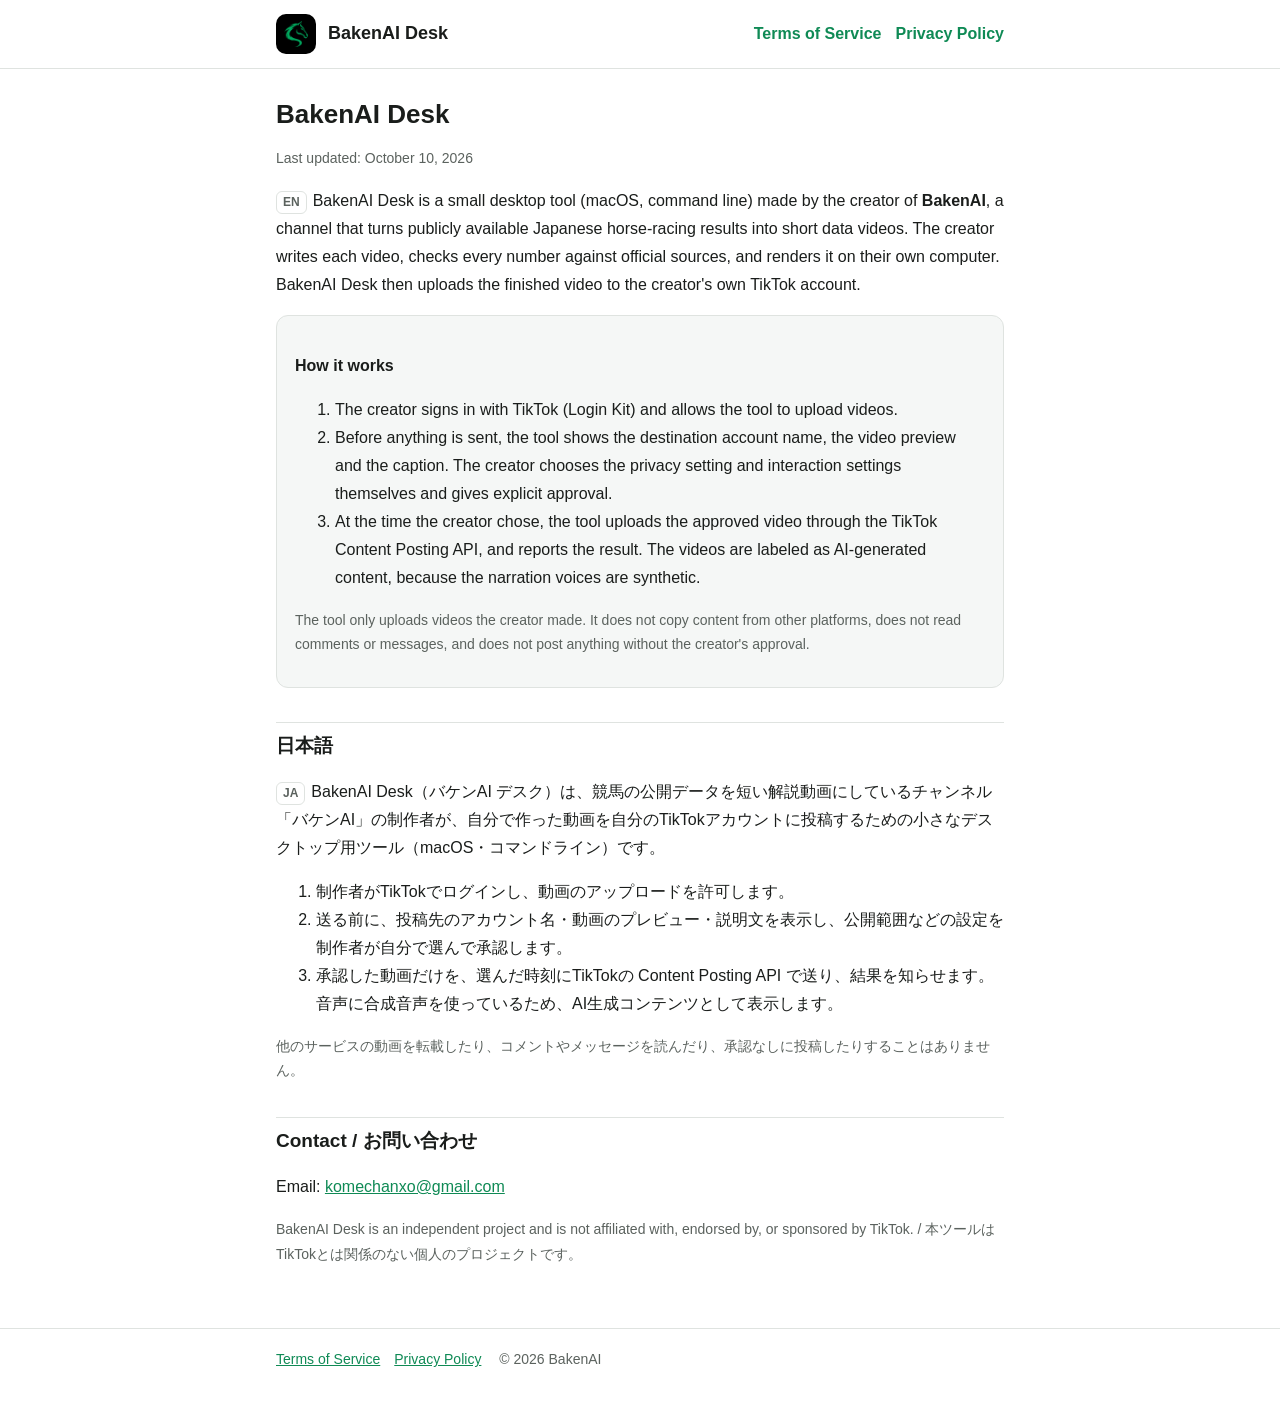
<file: index.html>
<!doctype html>
<html lang="en">
<head>
<meta charset="utf-8">
<meta name="viewport" content="width=device-width, initial-scale=1">
<title>BakenAI Desk</title>
<meta name="description" content="BakenAI Desk is a small desktop tool that publishes BakenAI's own original horse-racing data videos.">
<link rel="icon" href="icon-180.png">
<link rel="stylesheet" href="style.css">
</head>
<body>
<header><div class="wrap top">
  <img src="icon-180.png" alt="BakenAI Desk icon">
  <span class="name">BakenAI Desk</span>
  <nav><a href="terms.html">Terms of Service</a><a href="privacy.html">Privacy Policy</a></nav>
</div></header>
<main class="wrap">
  <h1>BakenAI Desk</h1>
  <p class="muted">Last updated: October 10, 2026</p>

  <p><span class="lang">EN</span>BakenAI Desk is a small desktop tool (macOS, command line) made by the creator of <strong>BakenAI</strong>, a channel that turns publicly available Japanese horse-racing results into short data videos. The creator writes each video, checks every number against official sources, and renders it on their own computer. BakenAI Desk then uploads the finished video to the creator's own TikTok account.</p>

  <div class="card">
    <h3>How it works</h3>
    <ol>
      <li>The creator signs in with TikTok (Login Kit) and allows the tool to upload videos.</li>
      <li>Before anything is sent, the tool shows the destination account name, the video preview and the caption. The creator chooses the privacy setting and interaction settings themselves and gives explicit approval.</li>
      <li>At the time the creator chose, the tool uploads the approved video through the TikTok Content Posting API, and reports the result. The videos are labeled as AI-generated content, because the narration voices are synthetic.</li>
    </ol>
    <p class="muted">The tool only uploads videos the creator made. It does not copy content from other platforms, does not read comments or messages, and does not post anything without the creator's approval.</p>
  </div>

  <h2>日本語</h2>
  <p><span class="lang">JA</span>BakenAI Desk（バケンAI デスク）は、競馬の公開データを短い解説動画にしているチャンネル「バケンAI」の制作者が、自分で作った動画を自分のTikTokアカウントに投稿するための小さなデスクトップ用ツール（macOS・コマンドライン）です。</p>
  <ol>
    <li>制作者がTikTokでログインし、動画のアップロードを許可します。</li>
    <li>送る前に、投稿先のアカウント名・動画のプレビュー・説明文を表示し、公開範囲などの設定を制作者が自分で選んで承認します。</li>
    <li>承認した動画だけを、選んだ時刻にTikTokの Content Posting API で送り、結果を知らせます。音声に合成音声を使っているため、AI生成コンテンツとして表示します。</li>
  </ol>
  <p class="muted">他のサービスの動画を転載したり、コメントやメッセージを読んだり、承認なしに投稿したりすることはありません。</p>

  <h2>Contact / お問い合わせ</h2>
  <p>Email: <a href="mailto:komechanxo@gmail.com">komechanxo@gmail.com</a></p>
  <p class="muted">BakenAI Desk is an independent project and is not affiliated with, endorsed by, or sponsored by TikTok. / 本ツールはTikTokとは関係のない個人のプロジェクトです。</p>
</main>
<footer><div class="wrap">
  <a href="terms.html">Terms of Service</a><a href="privacy.html">Privacy Policy</a>
  <span>© 2026 BakenAI</span>
</div></footer>
</body>
</html>
</file>
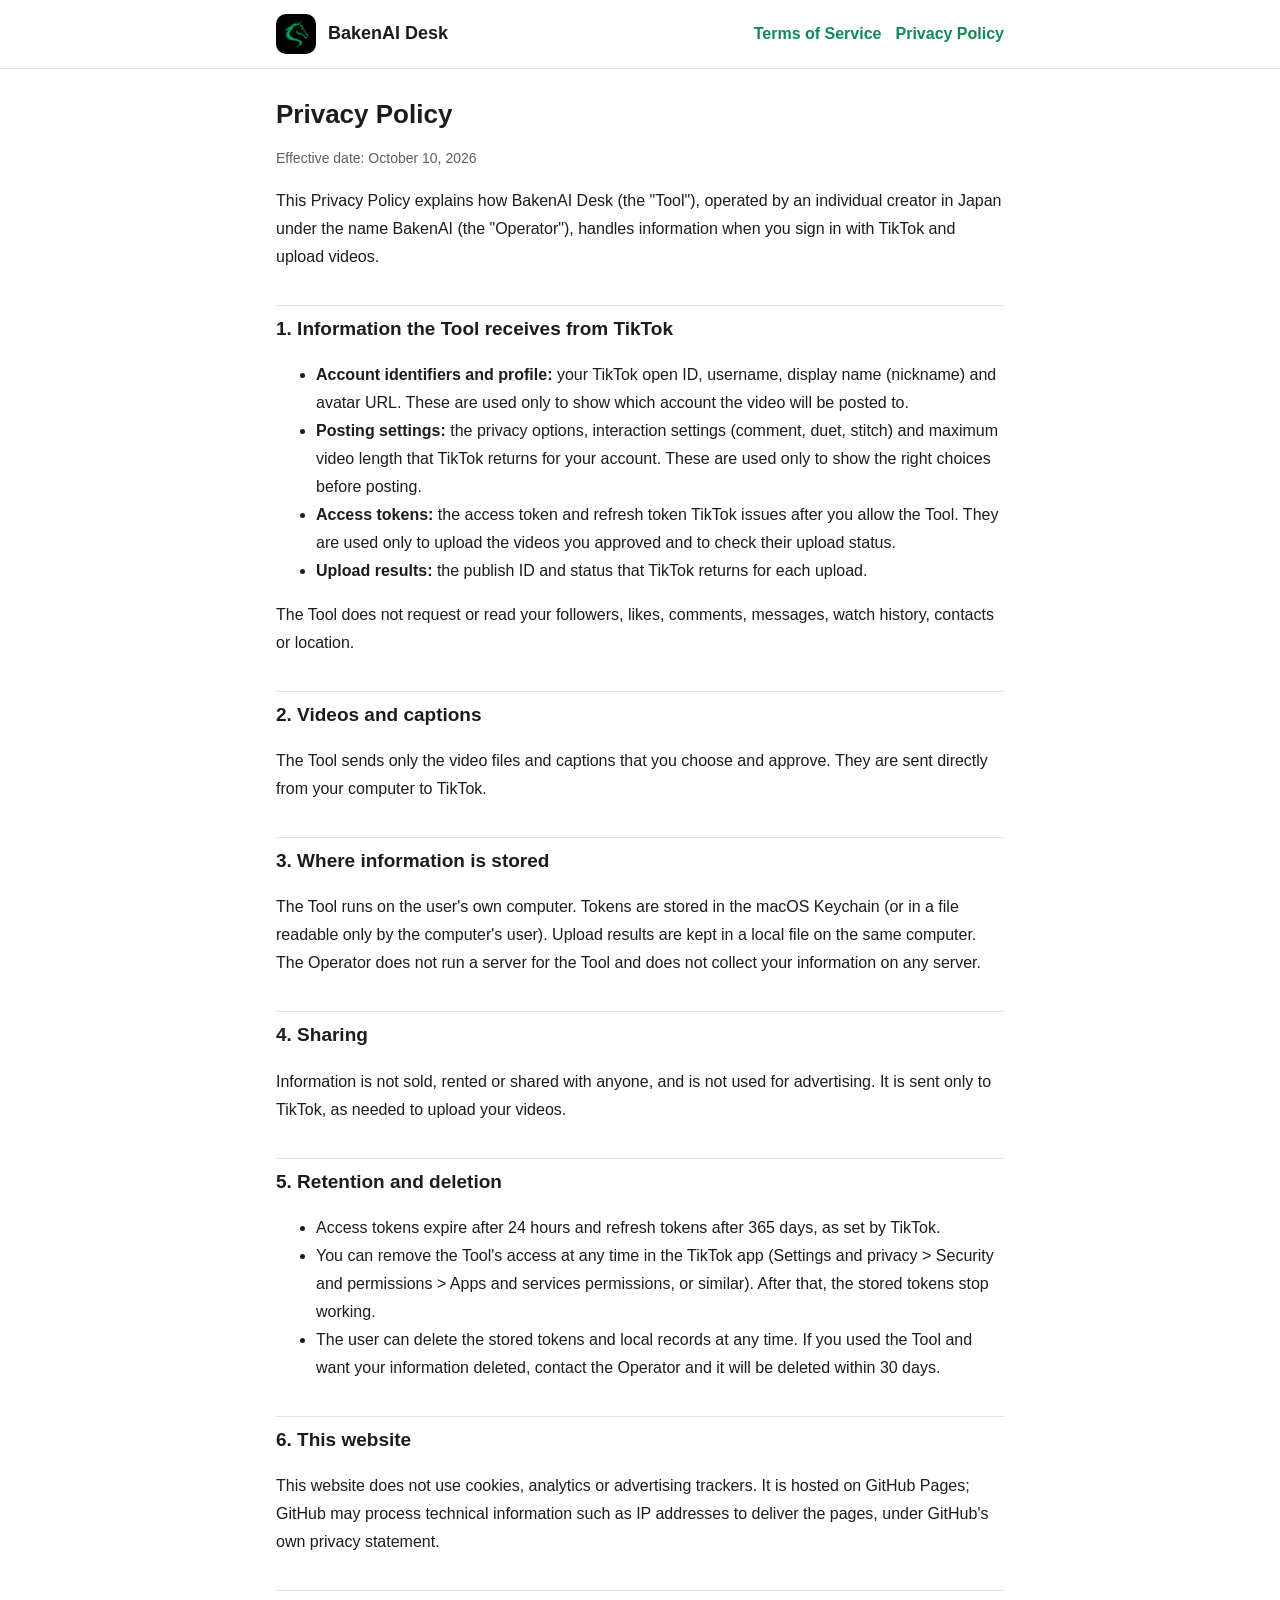
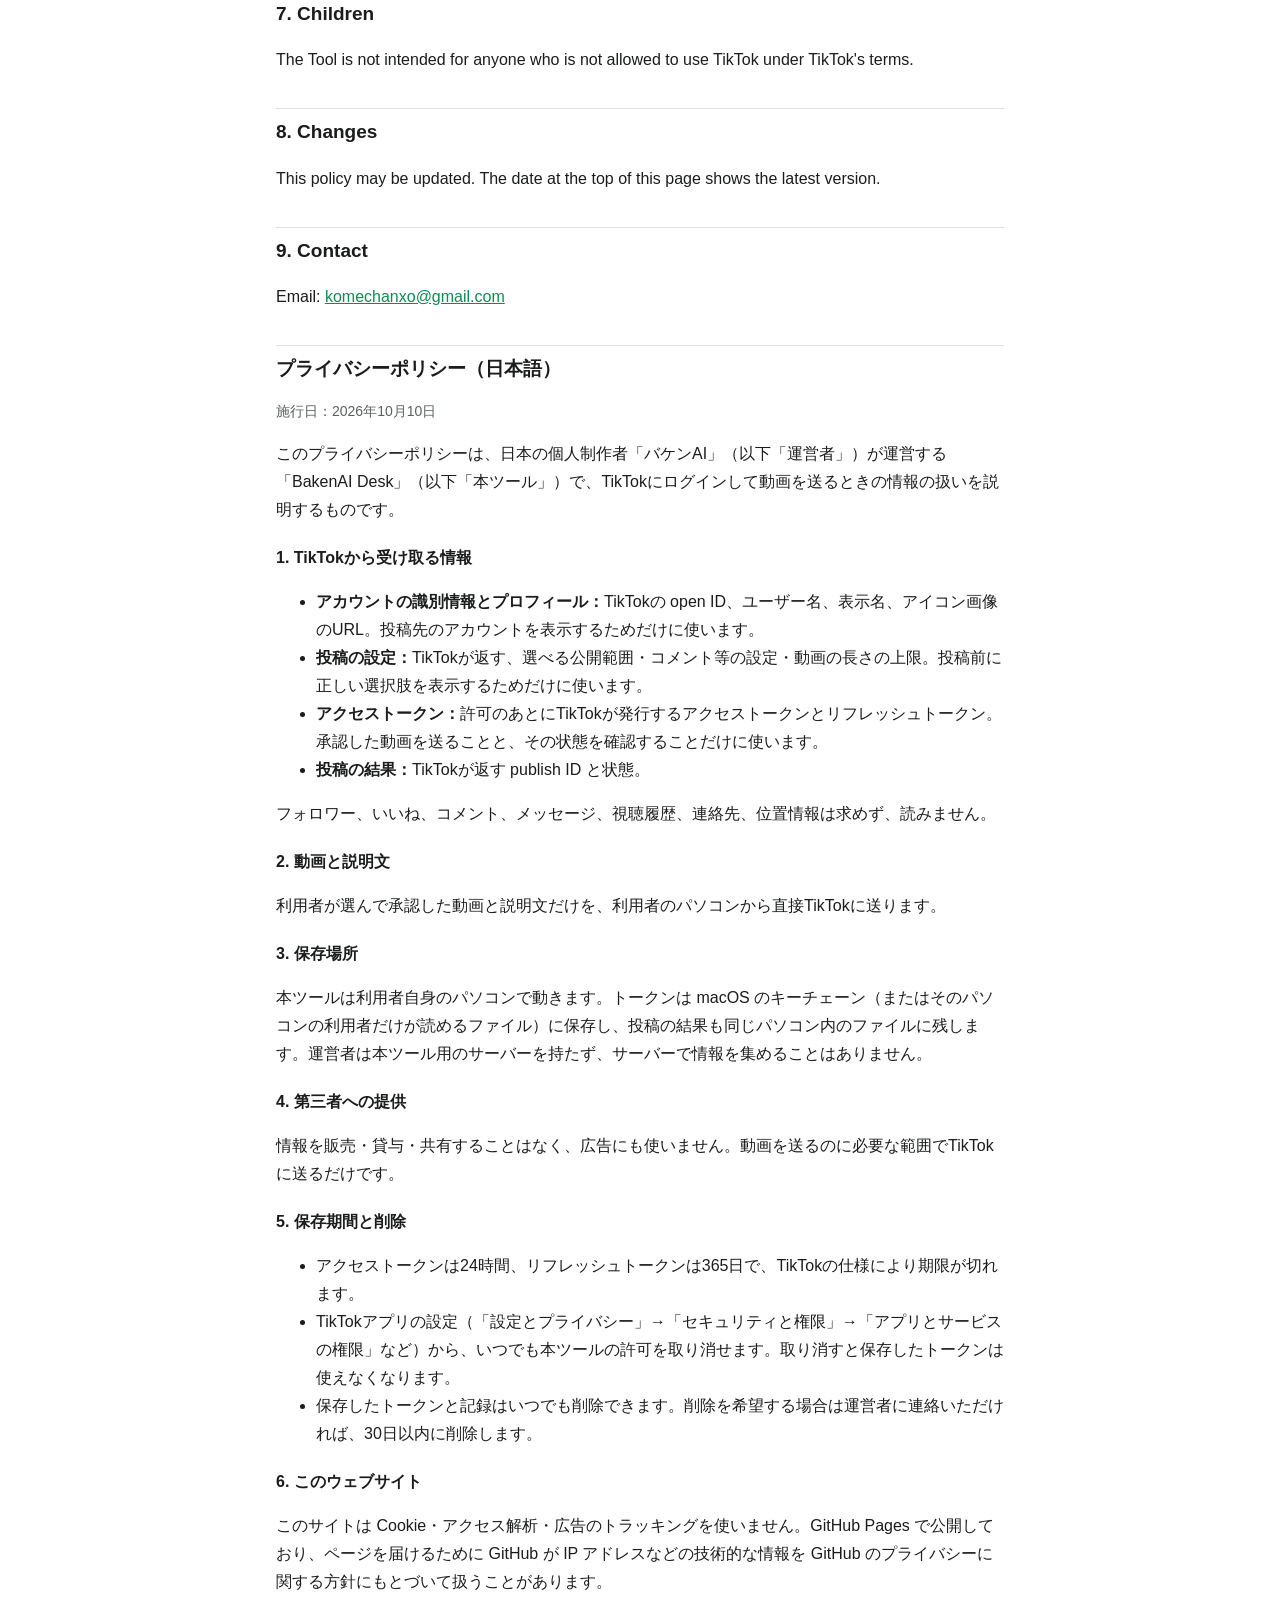
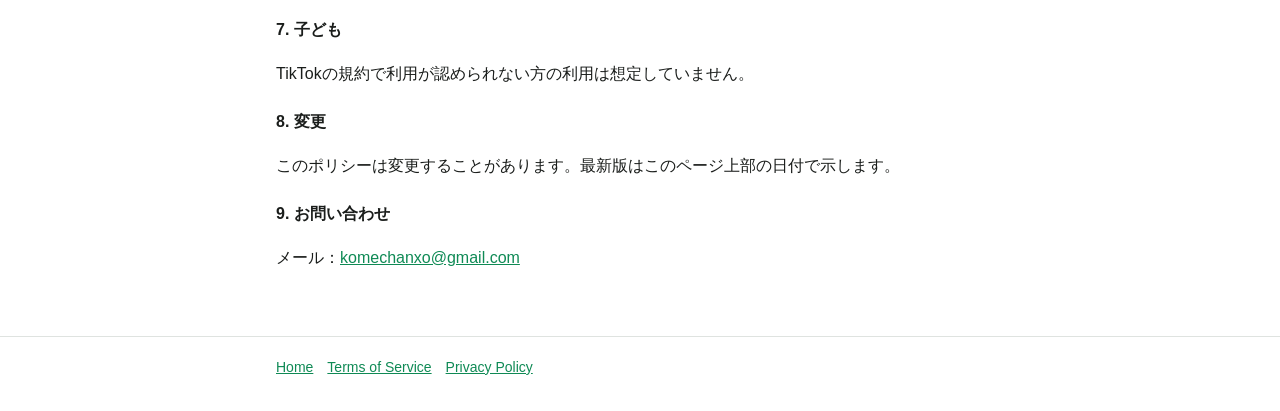
<file: privacy.html>
<!doctype html>
<html lang="en">
<head>
<meta charset="utf-8">
<meta name="viewport" content="width=device-width, initial-scale=1">
<title>BakenAI Desk Privacy</title>
<meta name="description" content="Privacy Policy for BakenAI Desk.">
<link rel="icon" href="icon-180.png">
<link rel="stylesheet" href="style.css">
</head>
<body>
<header><div class="wrap top">
  <img src="icon-180.png" alt="BakenAI Desk icon">
  <a class="name" href="index.html" style="color:inherit;text-decoration:none">BakenAI Desk</a>
  <nav><a href="terms.html">Terms of Service</a><a href="privacy.html">Privacy Policy</a></nav>
</div></header>
<main class="wrap">
  <h1>Privacy Policy</h1>
  <p class="muted">Effective date: October 10, 2026</p>

  <p>This Privacy Policy explains how BakenAI Desk (the "Tool"), operated by an individual creator in Japan under the name BakenAI (the "Operator"), handles information when you sign in with TikTok and upload videos.</p>

  <h2>1. Information the Tool receives from TikTok</h2>
  <ul>
    <li><strong>Account identifiers and profile:</strong> your TikTok open ID, username, display name (nickname) and avatar URL. These are used only to show which account the video will be posted to.</li>
    <li><strong>Posting settings:</strong> the privacy options, interaction settings (comment, duet, stitch) and maximum video length that TikTok returns for your account. These are used only to show the right choices before posting.</li>
    <li><strong>Access tokens:</strong> the access token and refresh token TikTok issues after you allow the Tool. They are used only to upload the videos you approved and to check their upload status.</li>
    <li><strong>Upload results:</strong> the publish ID and status that TikTok returns for each upload.</li>
  </ul>
  <p>The Tool does not request or read your followers, likes, comments, messages, watch history, contacts or location.</p>

  <h2>2. Videos and captions</h2>
  <p>The Tool sends only the video files and captions that you choose and approve. They are sent directly from your computer to TikTok.</p>

  <h2>3. Where information is stored</h2>
  <p>The Tool runs on the user's own computer. Tokens are stored in the macOS Keychain (or in a file readable only by the computer's user). Upload results are kept in a local file on the same computer. The Operator does not run a server for the Tool and does not collect your information on any server.</p>

  <h2>4. Sharing</h2>
  <p>Information is not sold, rented or shared with anyone, and is not used for advertising. It is sent only to TikTok, as needed to upload your videos.</p>

  <h2>5. Retention and deletion</h2>
  <ul>
    <li>Access tokens expire after 24 hours and refresh tokens after 365 days, as set by TikTok.</li>
    <li>You can remove the Tool's access at any time in the TikTok app (Settings and privacy &gt; Security and permissions &gt; Apps and services permissions, or similar). After that, the stored tokens stop working.</li>
    <li>The user can delete the stored tokens and local records at any time. If you used the Tool and want your information deleted, contact the Operator and it will be deleted within 30 days.</li>
  </ul>

  <h2>6. This website</h2>
  <p>This website does not use cookies, analytics or advertising trackers. It is hosted on GitHub Pages; GitHub may process technical information such as IP addresses to deliver the pages, under GitHub's own privacy statement.</p>

  <h2>7. Children</h2>
  <p>The Tool is not intended for anyone who is not allowed to use TikTok under TikTok's terms.</p>

  <h2>8. Changes</h2>
  <p>This policy may be updated. The date at the top of this page shows the latest version.</p>

  <h2>9. Contact</h2>
  <p>Email: <a href="mailto:komechanxo@gmail.com">komechanxo@gmail.com</a></p>

  <h2 lang="ja">プライバシーポリシー（日本語）</h2>
  <div lang="ja">
  <p class="muted">施行日：2026年10月10日</p>
  <p>このプライバシーポリシーは、日本の個人制作者「バケンAI」（以下「運営者」）が運営する「BakenAI Desk」（以下「本ツール」）で、TikTokにログインして動画を送るときの情報の扱いを説明するものです。</p>
  <h3>1. TikTokから受け取る情報</h3>
  <ul>
    <li><strong>アカウントの識別情報とプロフィール：</strong>TikTokの open ID、ユーザー名、表示名、アイコン画像のURL。投稿先のアカウントを表示するためだけに使います。</li>
    <li><strong>投稿の設定：</strong>TikTokが返す、選べる公開範囲・コメント等の設定・動画の長さの上限。投稿前に正しい選択肢を表示するためだけに使います。</li>
    <li><strong>アクセストークン：</strong>許可のあとにTikTokが発行するアクセストークンとリフレッシュトークン。承認した動画を送ることと、その状態を確認することだけに使います。</li>
    <li><strong>投稿の結果：</strong>TikTokが返す publish ID と状態。</li>
  </ul>
  <p>フォロワー、いいね、コメント、メッセージ、視聴履歴、連絡先、位置情報は求めず、読みません。</p>
  <h3>2. 動画と説明文</h3>
  <p>利用者が選んで承認した動画と説明文だけを、利用者のパソコンから直接TikTokに送ります。</p>
  <h3>3. 保存場所</h3>
  <p>本ツールは利用者自身のパソコンで動きます。トークンは macOS のキーチェーン（またはそのパソコンの利用者だけが読めるファイル）に保存し、投稿の結果も同じパソコン内のファイルに残します。運営者は本ツール用のサーバーを持たず、サーバーで情報を集めることはありません。</p>
  <h3>4. 第三者への提供</h3>
  <p>情報を販売・貸与・共有することはなく、広告にも使いません。動画を送るのに必要な範囲でTikTokに送るだけです。</p>
  <h3>5. 保存期間と削除</h3>
  <ul>
    <li>アクセストークンは24時間、リフレッシュトークンは365日で、TikTokの仕様により期限が切れます。</li>
    <li>TikTokアプリの設定（「設定とプライバシー」→「セキュリティと権限」→「アプリとサービスの権限」など）から、いつでも本ツールの許可を取り消せます。取り消すと保存したトークンは使えなくなります。</li>
    <li>保存したトークンと記録はいつでも削除できます。削除を希望する場合は運営者に連絡いただければ、30日以内に削除します。</li>
  </ul>
  <h3>6. このウェブサイト</h3>
  <p>このサイトは Cookie・アクセス解析・広告のトラッキングを使いません。GitHub Pages で公開しており、ページを届けるために GitHub が IP アドレスなどの技術的な情報を GitHub のプライバシーに関する方針にもとづいて扱うことがあります。</p>
  <h3>7. 子ども</h3>
  <p>TikTokの規約で利用が認められない方の利用は想定していません。</p>
  <h3>8. 変更</h3>
  <p>このポリシーは変更することがあります。最新版はこのページ上部の日付で示します。</p>
  <h3>9. お問い合わせ</h3>
  <p>メール：<a href="mailto:komechanxo@gmail.com">komechanxo@gmail.com</a></p>
  </div>
</main>
<footer><div class="wrap">
  <a href="index.html">Home</a><a href="terms.html">Terms of Service</a><a href="privacy.html">Privacy Policy</a>
</div></footer>
</body>
</html>
</file>
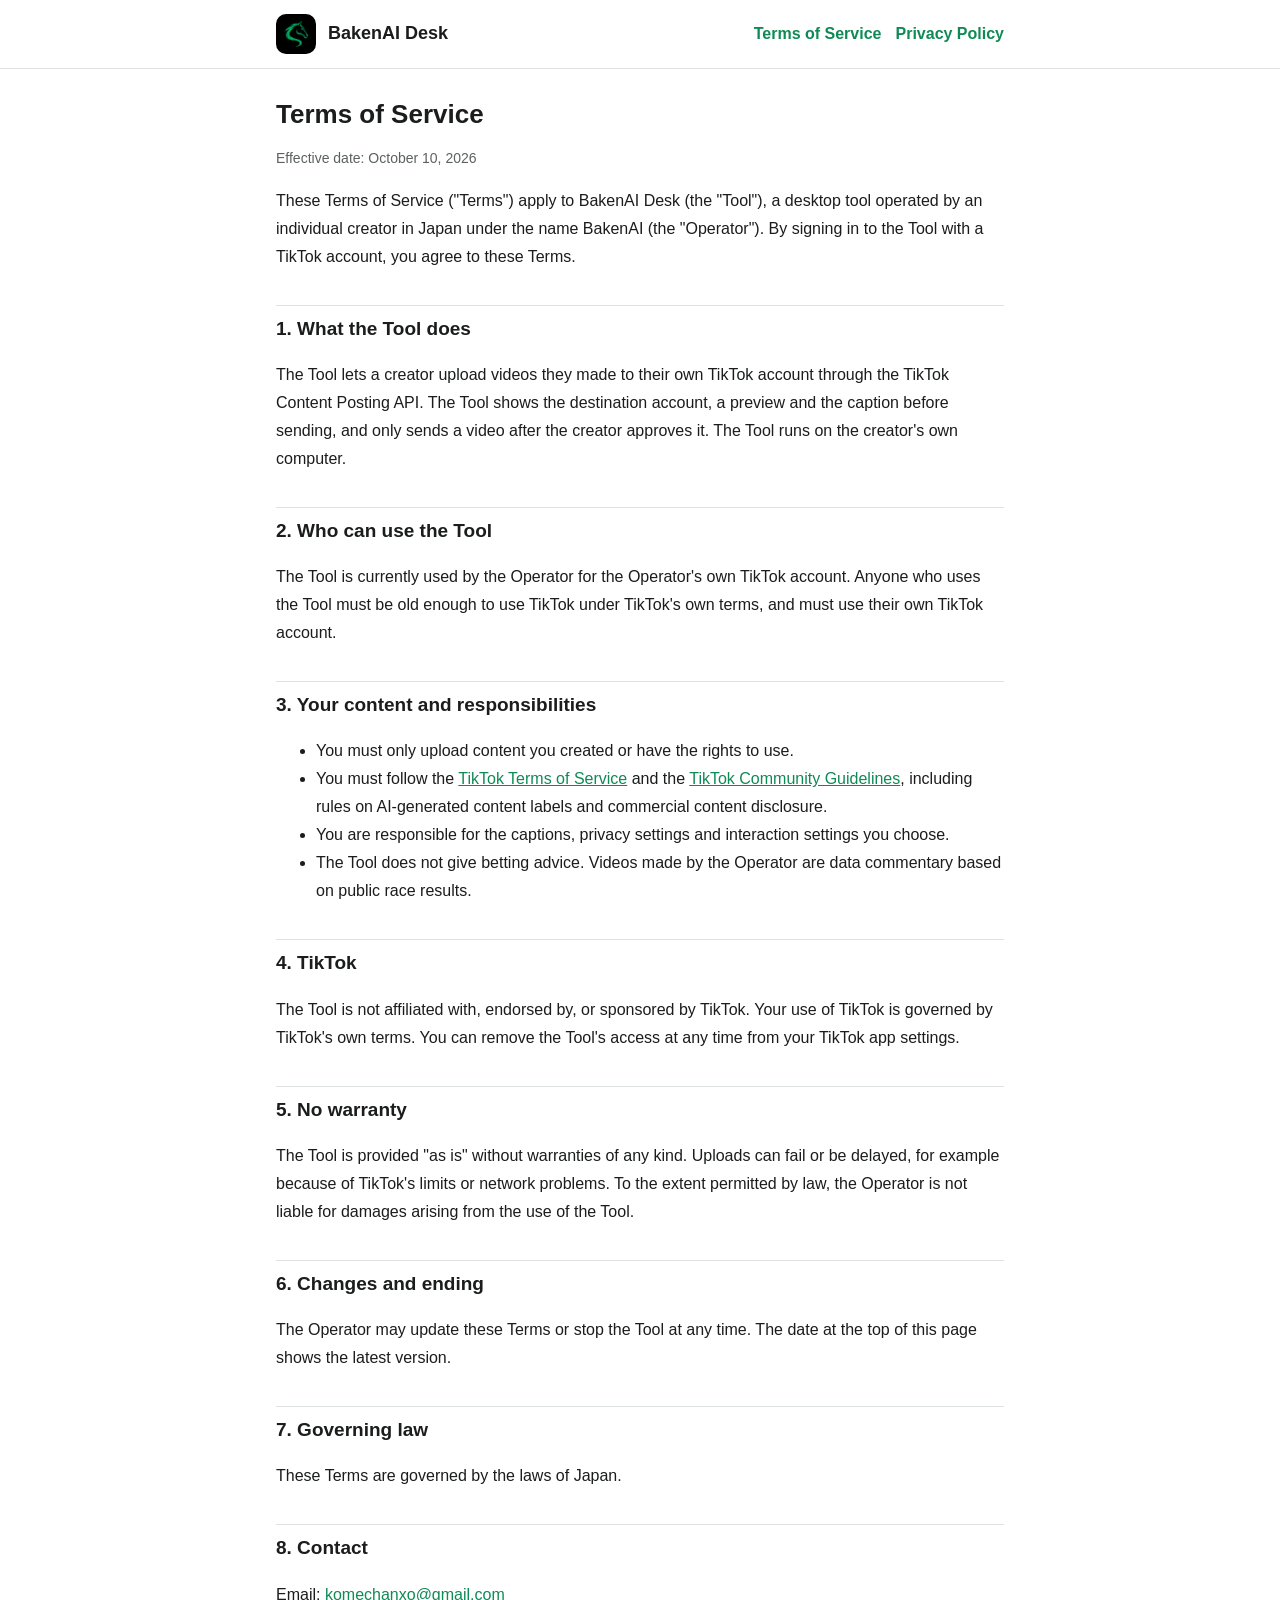
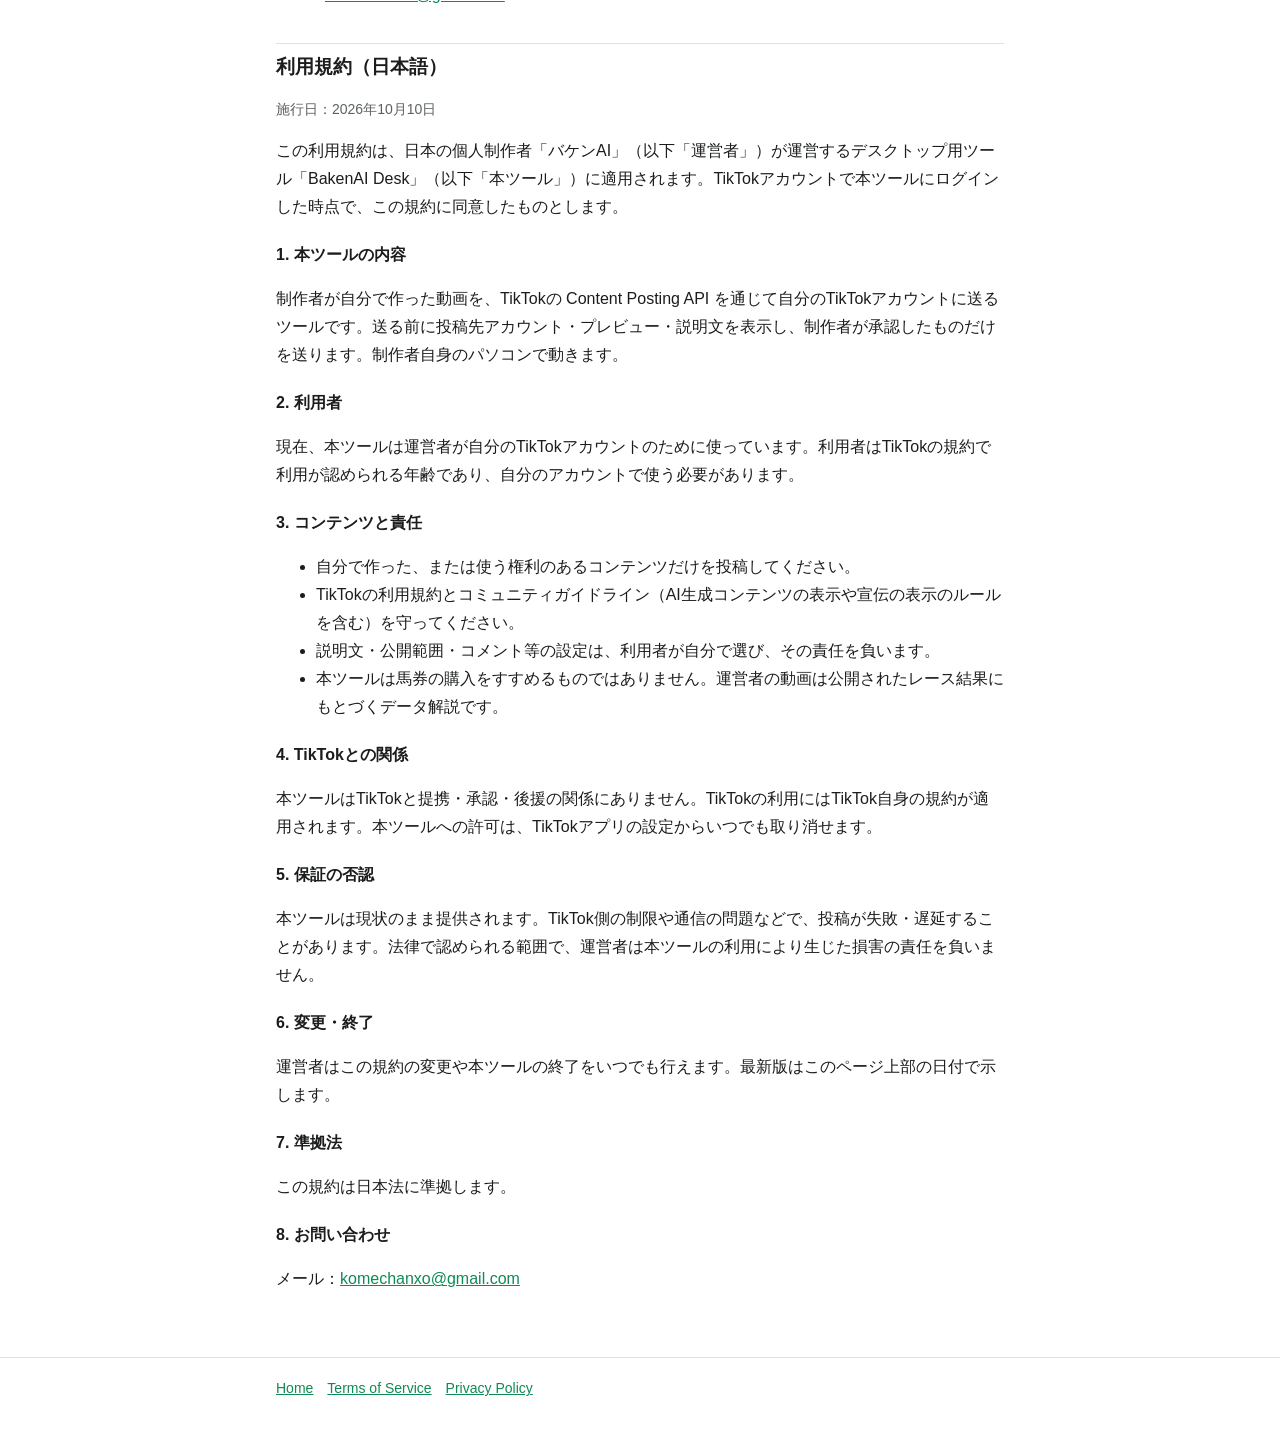
<file: terms.html>
<!doctype html>
<html lang="en">
<head>
<meta charset="utf-8">
<meta name="viewport" content="width=device-width, initial-scale=1">
<title>BakenAI Desk Terms</title>
<meta name="description" content="Terms of Service for BakenAI Desk.">
<link rel="icon" href="icon-180.png">
<link rel="stylesheet" href="style.css">
</head>
<body>
<header><div class="wrap top">
  <img src="icon-180.png" alt="BakenAI Desk icon">
  <a class="name" href="index.html" style="color:inherit;text-decoration:none">BakenAI Desk</a>
  <nav><a href="terms.html">Terms of Service</a><a href="privacy.html">Privacy Policy</a></nav>
</div></header>
<main class="wrap">
  <h1>Terms of Service</h1>
  <p class="muted">Effective date: October 10, 2026</p>

  <p>These Terms of Service ("Terms") apply to BakenAI Desk (the "Tool"), a desktop tool operated by an individual creator in Japan under the name BakenAI (the "Operator"). By signing in to the Tool with a TikTok account, you agree to these Terms.</p>

  <h2>1. What the Tool does</h2>
  <p>The Tool lets a creator upload videos they made to their own TikTok account through the TikTok Content Posting API. The Tool shows the destination account, a preview and the caption before sending, and only sends a video after the creator approves it. The Tool runs on the creator's own computer.</p>

  <h2>2. Who can use the Tool</h2>
  <p>The Tool is currently used by the Operator for the Operator's own TikTok account. Anyone who uses the Tool must be old enough to use TikTok under TikTok's own terms, and must use their own TikTok account.</p>

  <h2>3. Your content and responsibilities</h2>
  <ul>
    <li>You must only upload content you created or have the rights to use.</li>
    <li>You must follow the <a href="https://www.tiktok.com/legal/terms-of-service">TikTok Terms of Service</a> and the <a href="https://www.tiktok.com/community-guidelines">TikTok Community Guidelines</a>, including rules on AI-generated content labels and commercial content disclosure.</li>
    <li>You are responsible for the captions, privacy settings and interaction settings you choose.</li>
    <li>The Tool does not give betting advice. Videos made by the Operator are data commentary based on public race results.</li>
  </ul>

  <h2>4. TikTok</h2>
  <p>The Tool is not affiliated with, endorsed by, or sponsored by TikTok. Your use of TikTok is governed by TikTok's own terms. You can remove the Tool's access at any time from your TikTok app settings.</p>

  <h2>5. No warranty</h2>
  <p>The Tool is provided "as is" without warranties of any kind. Uploads can fail or be delayed, for example because of TikTok's limits or network problems. To the extent permitted by law, the Operator is not liable for damages arising from the use of the Tool.</p>

  <h2>6. Changes and ending</h2>
  <p>The Operator may update these Terms or stop the Tool at any time. The date at the top of this page shows the latest version.</p>

  <h2>7. Governing law</h2>
  <p>These Terms are governed by the laws of Japan.</p>

  <h2>8. Contact</h2>
  <p>Email: <a href="mailto:komechanxo@gmail.com">komechanxo@gmail.com</a></p>

  <h2 lang="ja">利用規約（日本語）</h2>
  <div lang="ja">
  <p class="muted">施行日：2026年10月10日</p>
  <p>この利用規約は、日本の個人制作者「バケンAI」（以下「運営者」）が運営するデスクトップ用ツール「BakenAI Desk」（以下「本ツール」）に適用されます。TikTokアカウントで本ツールにログインした時点で、この規約に同意したものとします。</p>
  <h3>1. 本ツールの内容</h3>
  <p>制作者が自分で作った動画を、TikTokの Content Posting API を通じて自分のTikTokアカウントに送るツールです。送る前に投稿先アカウント・プレビュー・説明文を表示し、制作者が承認したものだけを送ります。制作者自身のパソコンで動きます。</p>
  <h3>2. 利用者</h3>
  <p>現在、本ツールは運営者が自分のTikTokアカウントのために使っています。利用者はTikTokの規約で利用が認められる年齢であり、自分のアカウントで使う必要があります。</p>
  <h3>3. コンテンツと責任</h3>
  <ul>
    <li>自分で作った、または使う権利のあるコンテンツだけを投稿してください。</li>
    <li>TikTokの利用規約とコミュニティガイドライン（AI生成コンテンツの表示や宣伝の表示のルールを含む）を守ってください。</li>
    <li>説明文・公開範囲・コメント等の設定は、利用者が自分で選び、その責任を負います。</li>
    <li>本ツールは馬券の購入をすすめるものではありません。運営者の動画は公開されたレース結果にもとづくデータ解説です。</li>
  </ul>
  <h3>4. TikTokとの関係</h3>
  <p>本ツールはTikTokと提携・承認・後援の関係にありません。TikTokの利用にはTikTok自身の規約が適用されます。本ツールへの許可は、TikTokアプリの設定からいつでも取り消せます。</p>
  <h3>5. 保証の否認</h3>
  <p>本ツールは現状のまま提供されます。TikTok側の制限や通信の問題などで、投稿が失敗・遅延することがあります。法律で認められる範囲で、運営者は本ツールの利用により生じた損害の責任を負いません。</p>
  <h3>6. 変更・終了</h3>
  <p>運営者はこの規約の変更や本ツールの終了をいつでも行えます。最新版はこのページ上部の日付で示します。</p>
  <h3>7. 準拠法</h3>
  <p>この規約は日本法に準拠します。</p>
  <h3>8. お問い合わせ</h3>
  <p>メール：<a href="mailto:komechanxo@gmail.com">komechanxo@gmail.com</a></p>
  </div>
</main>
<footer><div class="wrap">
  <a href="index.html">Home</a><a href="terms.html">Terms of Service</a><a href="privacy.html">Privacy Policy</a>
</div></footer>
</body>
</html>
</file>
<file: style.css>
:root{--bg:#ffffff;--fg:#1a1d1b;--muted:#5b625e;--line:#dfe3e0;--accent:#0f8a55;--card:#f5f7f6}
@media (prefers-color-scheme:dark){:root:not([data-theme="light"]){--bg:#0e1110;--fg:#e8ece9;--muted:#a3aba6;--line:#2a302d;--accent:#3ccf8e;--card:#161a18}}
:root[data-theme="dark"]{--bg:#0e1110;--fg:#e8ece9;--muted:#a3aba6;--line:#2a302d;--accent:#3ccf8e;--card:#161a18}
*{box-sizing:border-box}
body{margin:0;background:var(--bg);color:var(--fg);font:16px/1.75 -apple-system,BlinkMacSystemFont,"Hiragino Sans","Noto Sans JP",sans-serif}
header{border-bottom:1px solid var(--line)}
.wrap{max-width:760px;margin:0 auto;padding:0 16px}
.top{display:flex;align-items:center;gap:12px;padding-top:14px;padding-bottom:14px;flex-wrap:wrap}
.top img{width:40px;height:40px;border-radius:10px}
.top .name{font-weight:700;font-size:18px;margin-right:auto}
nav a{color:var(--accent);text-decoration:none;margin-left:14px;font-weight:600}
nav a:first-child{margin-left:0}
main.wrap{padding-top:28px;padding-bottom:48px}
h1{font-size:26px;line-height:1.35;margin:0 0 6px}
h2{font-size:19px;margin:34px 0 8px;padding-top:6px;border-top:1px solid var(--line)}
h3{font-size:16px;margin:20px 0 4px}
p,li{color:var(--fg)}
.muted{color:var(--muted);font-size:14px}
.card{background:var(--card);border:1px solid var(--line);border-radius:12px;padding:16px 18px;margin:16px 0}
.lang{display:inline-block;font-size:12px;font-weight:700;border:1px solid var(--line);border-radius:6px;padding:0 6px;margin-right:6px;color:var(--muted)}
a{color:var(--accent)}
footer{border-top:1px solid var(--line);padding-top:18px;padding-bottom:32px;font-size:14px;color:var(--muted)}
footer a{margin-right:14px}
</file>
